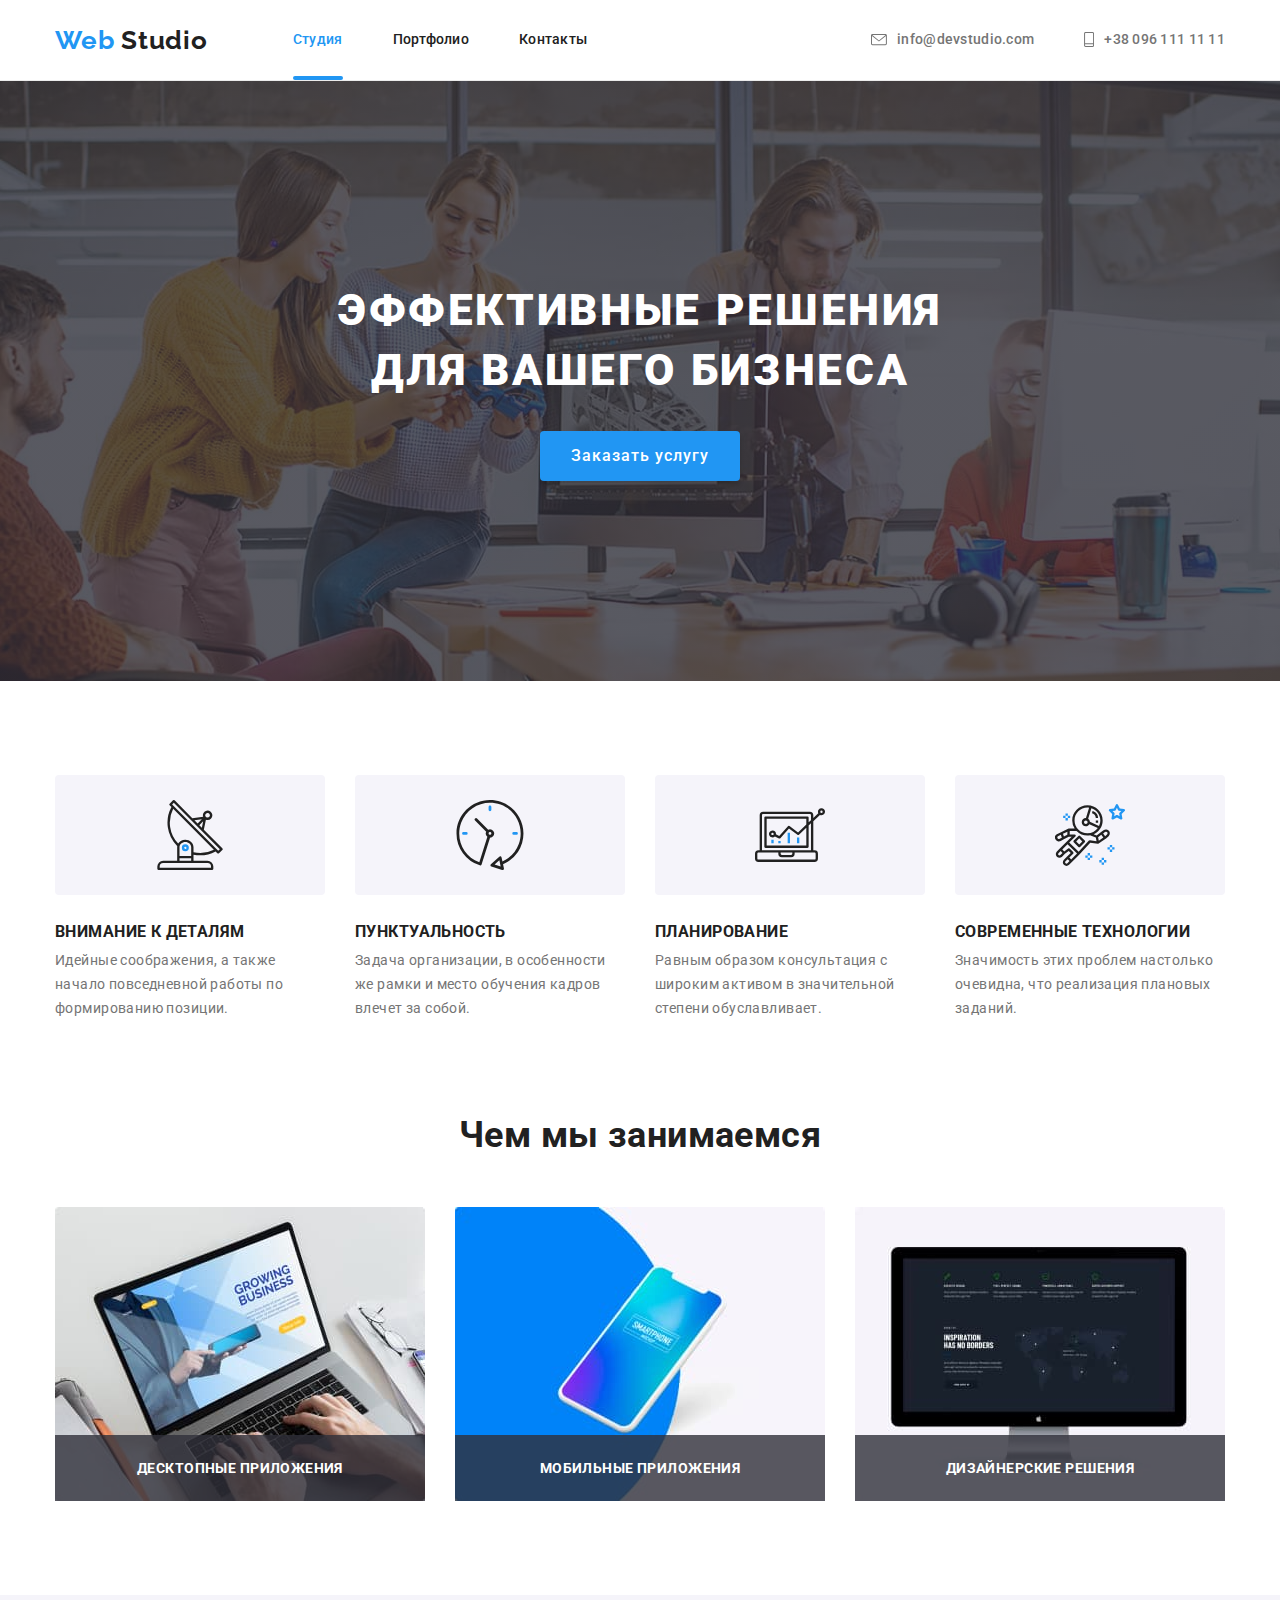
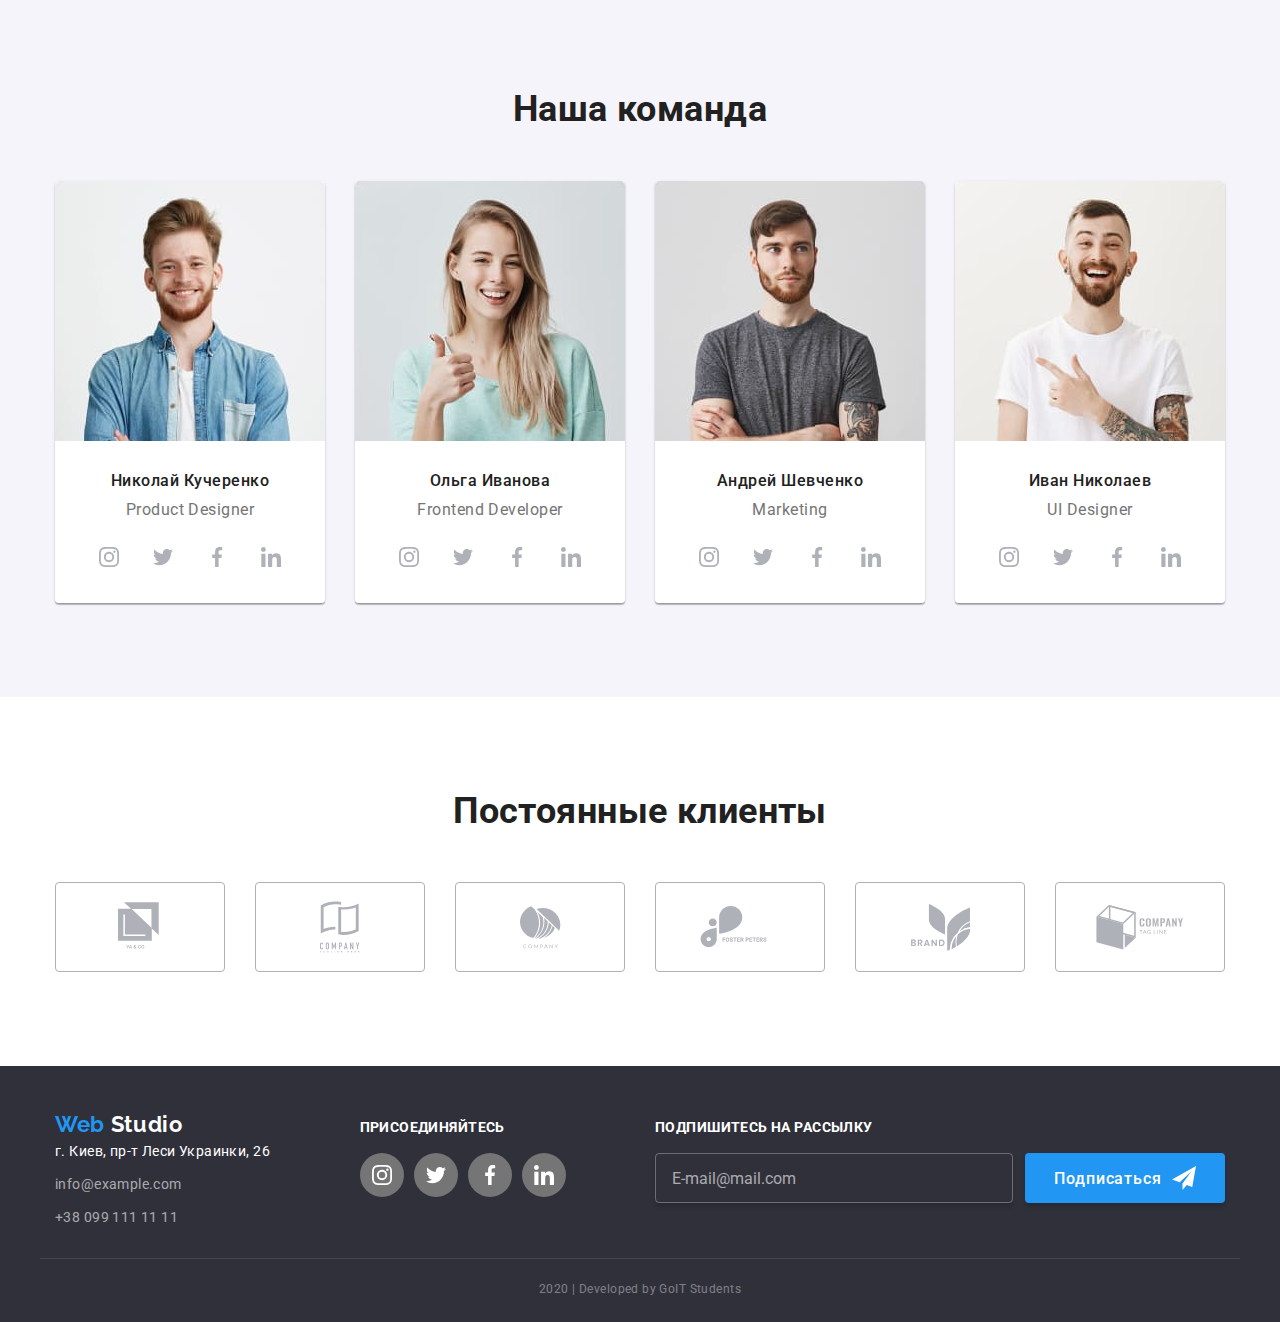
<file: index.html>
<!DOCTYPE html>
<html lang="ru">
  <head>
    <meta charset="UTF-8" />
    <meta name="viewport" content="width=device-width, initial-scale=1.0" />
    <link
      rel="stylesheet"
      href="https://fonts.googleapis.com/css2?family=Raleway:wght@700&family=Roboto:wght@400;500;900&display=swap"
    />
    <link
      rel="stylesheet"
      href="https://cdnjs.cloudflare.com/ajax/libs/modern-normalize/0.6.0/modern-normalize.min.css"
    />
    <!-- <link rel="stylesheet" href="./css/styles.css" /> -->
    <link rel="stylesheet" href="./css/main.min.css" />
    <link rel="stylesheet" href="./css/studio.min.css" />
    <title>Web Studio</title>
  </head>
  <body>
    <header class="page-header">
      <div class="container">
        <p class="logo" id="top"><span class="active">Web</span> Studio</p>
        <nav class="navigation">
          <ul class="nav list">
            <li class="nav-item">
              <a class="nav-item-link active" href="#">Студия</a>
            </li>
            <li class="nav-item"><a class="nav-item-link" href="./portfolio.html">Портфолио</a></li>
            <li class="nav-item"><a class="nav-item-link" href="#">Контакты</a></li>
          </ul>
        </nav>
        <ul class="contacts list">
          <li class="contacts-item">
            <a class="contacts-item-link" href="mailto:info@devstudio.com">
              <svg class="icon-mail">
                <use href="./images/icons.svg#icon-mail"></use>
              </svg>
              info@devstudio.com</a
            >
          </li>
          <li class="contacts-item">
            <a class="contacts-item-link" href="tel:+380961111111">
              <svg class="icon-phone">
                <use href="./images/icons.svg#icon-cellphone"></use>
              </svg>
              +38 096 111 11 11</a
            >
          </li>
        </ul>
      </div>
    </header>
    <main>
      <!-- Hero -->
      <section class="hero">
        <div class="container">
          <h1 class="hero-title">Эффективные решения</br> для вашего бизнеса</h1>
          <button class="button main" data-modal-open>Заказать услугу</button>
        </div>
      </section>
      <!-- Features -->
      <section class="our-features">
        <div class="container">
          <h2 class="title visually-hidden">Наши преимущества</h2>
          <ul class="features list">
            <li class="features-item">
              <div class="features-image">
                <svg class="icon">
                  <use href="./images/icons.svg#icon-antenna"></use>
                </svg>
              </div>
              <h3 class="item-title">Внимание к деталям</h3>
              <p class="item-text">
                Идейные соображения, а также начало повседневной работы по формированию позиции.
              </p>
            </li>
            <li class="features-item">
              <div class="features-image">
                <svg class="icon">
                  <use href="./images/icons.svg#icon-clock"></use>
                </svg>
              </div>
              <h3 class="item-title">Пунктуальность</h3>
              <p class="item-text">
                Задача организации, в особенности же рамки и место обучения кадров влечет за собой.
              </p>
            </li>
            <li class="features-item">
              <div class="features-image">
                <svg class="icon">
                  <use href="./images/icons.svg#icon-diagram"></use>
                </svg>
              </div>
              <h3 class="item-title">Планирование</h3>
              <p class="item-text">
                Равным образом консультация с широким активом в значительной степени обуславливает.
              </p>
            </li>
            <li class="features-item">
              <div class="features-image">
                <svg class="icon">
                  <use href="./images/icons.svg#icon-astronaut"></use>
                </svg>
              </div>
              <h3 class="item-title">Современные технологии</h3>
              <p class="item-text">
                Значимость этих проблем настолько очевидна, что реализация плановых заданий.
              </p>
            </li>
          </ul>
        </div>
      </section>
      <!-- We do -->
      <section class="we-do">
        <div class="container">
          <h2 class="title">Чем мы занимаемся</h2>
          <ul class="we-do list">
            <li class="we-do-item">
              <a class="item-link" href="#">
                <div class="item-image"><img src="./images/laptop-opt.jpg" alt="Изображение ноутбука" /></div>
                <h3 class="item-title">Десктопные приложения</h3></a
              >
            </li>
            <li class="we-do-item">
              <a class="item-link" href="#">
                <div class="item-image"><img src="./images/cell-phone-opt.jpg" alt="Изображение телефона" /></div>
                <h3 class="item-title">Мобильные приложения</h3></a
              >
            </li>
            <li class="we-do-item">
              <a class="item-link" href="#">
                <div class="item-image"><img src="./images/imac-opt.jpg" alt="Изображение монитора" /></div>
                <h3 class="item-title">Дизайнерские решения</h3></a
              >
            </li>
          </ul>
        </div>
      </section>
      <!-- Team -->
      <section class="our-team">
        <div class="container">
          <h2 class="title">Наша команда</h2>
          <ul class="team list">
            <li class="team-item">
              <div class="team-photo">
                <img src="./images/team-John-opt.jpg" alt="Фото Николая Кучеренко" />
              </div>
              <div class="team-item-info">
                <h3 class="item-title">Николай Кучеренко</h3>
                <p class="item-description" lang="en">Product Designer</p>
                <ul class="social list">
                  <li class="social-item">
                    <a class="social-item-link" href="#">
                      <svg class="social-logo">
                        <use href="./images/icons.svg#icon-instagram"></use>
                      </svg>
                    </a>
                  </li>
                  <li class="social-item">
                    <a class="social-item-link" href="#">
                      <svg class="social-logo">
                        <use href="./images/icons.svg#icon-twitter"></use>
                      </svg>
                    </a>
                  </li>
                  <li class="social-item">
                    <a class="social-item-link" href="#">
                      <svg class="social-logo">
                        <use href="./images/icons.svg#icon-facebook"></use>
                      </svg>
                    </a>
                  </li>
                  <li class="social-item">
                    <a class="social-item-link" href="#">
                      <svg class="social-logo">
                        <use href="./images/icons.svg#icon-linkedin"></use>
                      </svg>
                    </a>
                  </li>
                </ul>
              </div>
            </li>
            <li class="team-item">
              <div class="team-photo">
                <img src="./images/team-Marta-opt.jpg" alt="Фото Ольги Ивановой" />
              </div>
              <div class="team-item-info">
                <h3 class="item-title">Ольга Иванова</h3>
                <p class="item-description" lang="en">Frontend Developer</p>
                <ul class="social list">
                  <li class="social-item">
                    <a class="social-item-link" href="#">
                      <svg class="social-logo">
                        <use href="./images/icons.svg#icon-instagram"></use>
                      </svg>
                    </a>
                  </li>
                  <li class="social-item">
                    <a class="social-item-link" href="#">
                      <svg class="social-logo">
                        <use href="./images/icons.svg#icon-twitter"></use>
                      </svg>
                    </a>
                  </li>
                  <li class="social-item">
                    <a class="social-item-link" href="#">
                      <svg class="social-logo">
                        <use href="./images/icons.svg#icon-facebook"></use>
                      </svg>
                    </a>
                  </li>
                  <li class="social-item">
                    <a class="social-item-link" href="#">
                      <svg class="social-logo">
                        <use href="./images/icons.svg#icon-linkedin"></use>
                      </svg>
                    </a>
                  </li>
                </ul>
              </div>
            </li>
            <li class="team-item">
              <div class="team-photo">
                <img src="./images/team-Robert-opt.jpg" alt="Фото Андрея Шевченко" />
              </div>
              <div class="team-item-info">
                <h3 class="item-title">Андрей Шевченко</h3>
                <p class="item-description" lang="en">Marketing</p>
                <ul class="social list">
                  <li class="social-item">
                    <a class="social-item-link" href="#">
                      <svg class="social-logo">
                        <use href="./images/icons.svg#icon-instagram"></use>
                      </svg>
                    </a>
                  </li>
                  <li class="social-item">
                    <a class="social-item-link" href="#">
                      <svg class="social-logo">
                        <use href="./images/icons.svg#icon-twitter"></use>
                      </svg>
                    </a>
                  </li>
                  <li class="social-item">
                    <a class="social-item-link" href="#">
                      <svg class="social-logo">
                        <use href="./images/icons.svg#icon-facebook"></use>
                      </svg>
                    </a>
                  </li>
                  <li class="social-item">
                    <a class="social-item-link" href="#">
                      <svg class="social-logo">
                        <use href="./images/icons.svg#icon-linkedin"></use>
                      </svg>
                    </a>
                  </li>
                </ul>
              </div>
            </li>
            <li class="team-item">
              <div class="team-photo">
                <img src="./images/team-Martin-opt.jpg" alt="Фото Ивана Николаева" />
              </div>
              <div class="team-item-info">
                <h3 class="item-title">Иван Николаев</h3>
                <p class="item-description" lang="en">UI Designer</p>
                <ul class="social list">
                  <li class="social-item">
                    <a class="social-item-link" href="#">
                      <svg class="social-logo">
                        <use href="./images/icons.svg#icon-instagram"></use>
                      </svg>
                    </a>
                  </li>
                  <li class="social-item">
                    <a class="social-item-link" href="#">
                      <svg class="social-logo">
                        <use href="./images/icons.svg#icon-twitter"></use>
                      </svg>
                    </a>
                  </li>
                  <li class="social-item">
                    <a class="social-item-link" href="#">
                      <svg class="social-logo">
                        <use href="./images/icons.svg#icon-facebook"></use>
                      </svg>
                    </a>
                  </li>
                  <li class="social-item">
                    <a class="social-item-link" href="#">
                      <svg class="social-logo">
                        <use href="./images/icons.svg#icon-linkedin"></use>
                      </svg>
                    </a>
                  </li>
                </ul>
              </div>
            </li>
          </ul>
        </div>
      </section>
      <!-- Clients -->
      <section class="clients">
        <div class="container">
          <h2 class="title">Постоянные клиенты</h2>
          <ul class="clients list">
            <li class="clients-item">
              <a class="clients-item-link" href="#">
                <svg class="clients-logo" width="45px" height="50px">
                  <use href="./images/icons.svg#icon-clients-1"></use>
                </svg>
              </a>
            </li>
            <li class="clients-item">
              <a class="clients-item-link" href="#">
                <svg class="clients-logo" width="40px" height="52px">
                  <use href="./images/icons.svg#icon-clients-2"></use>
                </svg>
              </a>
            </li>
            <li class="clients-item">
              <a class="clients-item-link" href="#">
                <svg class="clients-logo" width="41px" height="43px">
                  <use href="./images/icons.svg#icon-clients-3"></use>
                </svg>
              </a>
            </li>
            <li class="clients-item">
              <a class="clients-item-link" href="#">
                <svg class="clients-logo" width="80px" height="42px">
                  <use href="./images/icons.svg#icon-clients-4"></use>
                </svg>
              </a>
            </li>
            <li class="clients-item">
              <a class="clients-item-link" href="#">
                <svg class="clients-logo" width="59px" height="47px">
                  <use href="./images/icons.svg#icon-clients-5"></use>
                </svg>
              </a>
            </li>
            <li class="clients-item">
              <a class="clients-item-link" href="#">
                <svg class="clients-logo" width="88px" height="45px">
                  <use href="./images/icons.svg#icon-clients-6"></use>
                </svg>
              </a>
            </li>
          </ul>
        </div>
      </section>
    </main>
    <footer class="page-footer">
      <div class="container">
        <div>
          <a class="logo" href="#top"><span class="active">Web</span> Studio</a>
          <address class="address">
            <ul class="address list">
              <li class="address-item">г. Киев, пр-т Леси Украинки, 26</li>
              <li class="address-item">
                <a class="address-item-link" href="mailto:info@example.com">info@example.com</a>
              </li>
              <li class="address-item">
                <a class="address-item-link" href="tel:+380991111111">+38 099 111 11 11</a>
              </li>
            </ul>
          </address>
        </div>
        <div class="join-social">
          <p class="join">Присоединяйтесь</p>
          <ul class="social list">
            <li class="social-item">
              <a class="social-item-link" href="#">
                <svg class="social-logo">
                  <use href="./images/icons.svg#icon-instagram"></use>
                </svg>
              </a>
            </li>
            <li class="social-item">
              <a class="social-item-link" href="#">
                <svg class="social-logo">
                  <use href="./images/icons.svg#icon-twitter"></use>
                </svg>
              </a>
            </li>
            <li class="social-item">
              <a class="social-item-link" href="#">
                <svg class="social-logo">
                  <use href="./images/icons.svg#icon-facebook"></use>
                </svg>
              </a>
            </li>
            <li class="social-item">
              <a class="social-item-link" href="#">
                <svg class="social-logo">
                  <use href="./images/icons.svg#icon-linkedin"></use>
                </svg>
              </a>
            </li>
          </ul>
        </div>
        <form class="join-form">
          <label class="join" for="subscribe">Подпишитесь на рассылку</label>
          <div class="subscription">
            <input class="join-form-field" type="email" name="email" id="subscribe" placeholder="E-mail@mail.com" />
            <button class="button main" type="button">Подписаться
              <svg class="send-icon" >
                <use href="./images/icons.svg#icon-send"></use>
              </svg>
            </button>
          </div>
        </form>
      </div>
      <small class="copy">2020 | Developed by GoIT Students</small>
    </footer>
    <div class="backdrop is-hidden" data-modal>
      <div class="modal">
        <form class="clients-form" autocomplete="off" >
          <h4 class="form-title">Оставьте свои данные, мы вам перезвоним</h4>
         <div class="form-field">
           <input class="form-input" type="text" id="clients-name" name="name" placeholder=" " required>
           <label class="form-label" for="clients-name">Имя</label>
            <svg class="form-icon">
              <use href="./images/icons.svg#icon-person"></use>
            </svg>
         </div>
          <div class="form-field">
            <input class="form-input" type="tel" id="clients-phone" name="tel" placeholder=" " required>
            <label class="form-label" for="clients-phone">Телефон</label>
            <svg class="form-icon">
              <use href="./images/icons.svg#icon-phone"></use>
            </svg>
          </div>
          <div class="form-field">
            <input class="form-input" type="email" id="clients-mail" name="email" placeholder=" " required>
            <label class="form-label" for="clients-mail">Почта</label>
            <svg class="form-icon">
              <use href="./images/icons.svg#icon-email"></use>
            </svg>
          </div>
        <div class="form-field comments">
          <textarea class="form-input" name="comments" id="clients-comments" placeholder=" "></textarea>
          <label class="comments-label" for="clients-comments">Комментарии</label>
        </div>
          <label class="agreement">
            <input class="checkbox" name="agreement" type="checkbox" value="agree" required>
            <span class="agreement-icon"></span>
            <span> Соглашаюсь с рассылкой и принимаю <a class="agreement-link" href="#"> Условия договора</a></span>
          </label>
          <button class="button main" type="submit">Отправить</button>
          <button class="button-close" data-modal-close>
            <svg class="icon-close">
              <use href="./images/icons.svg#icon-close"></use>
            </svg>
          </button>
        </form>
      </div>
    </div>
    <script src="./js/modal.js"></script>
  </body>
</html>
</file>
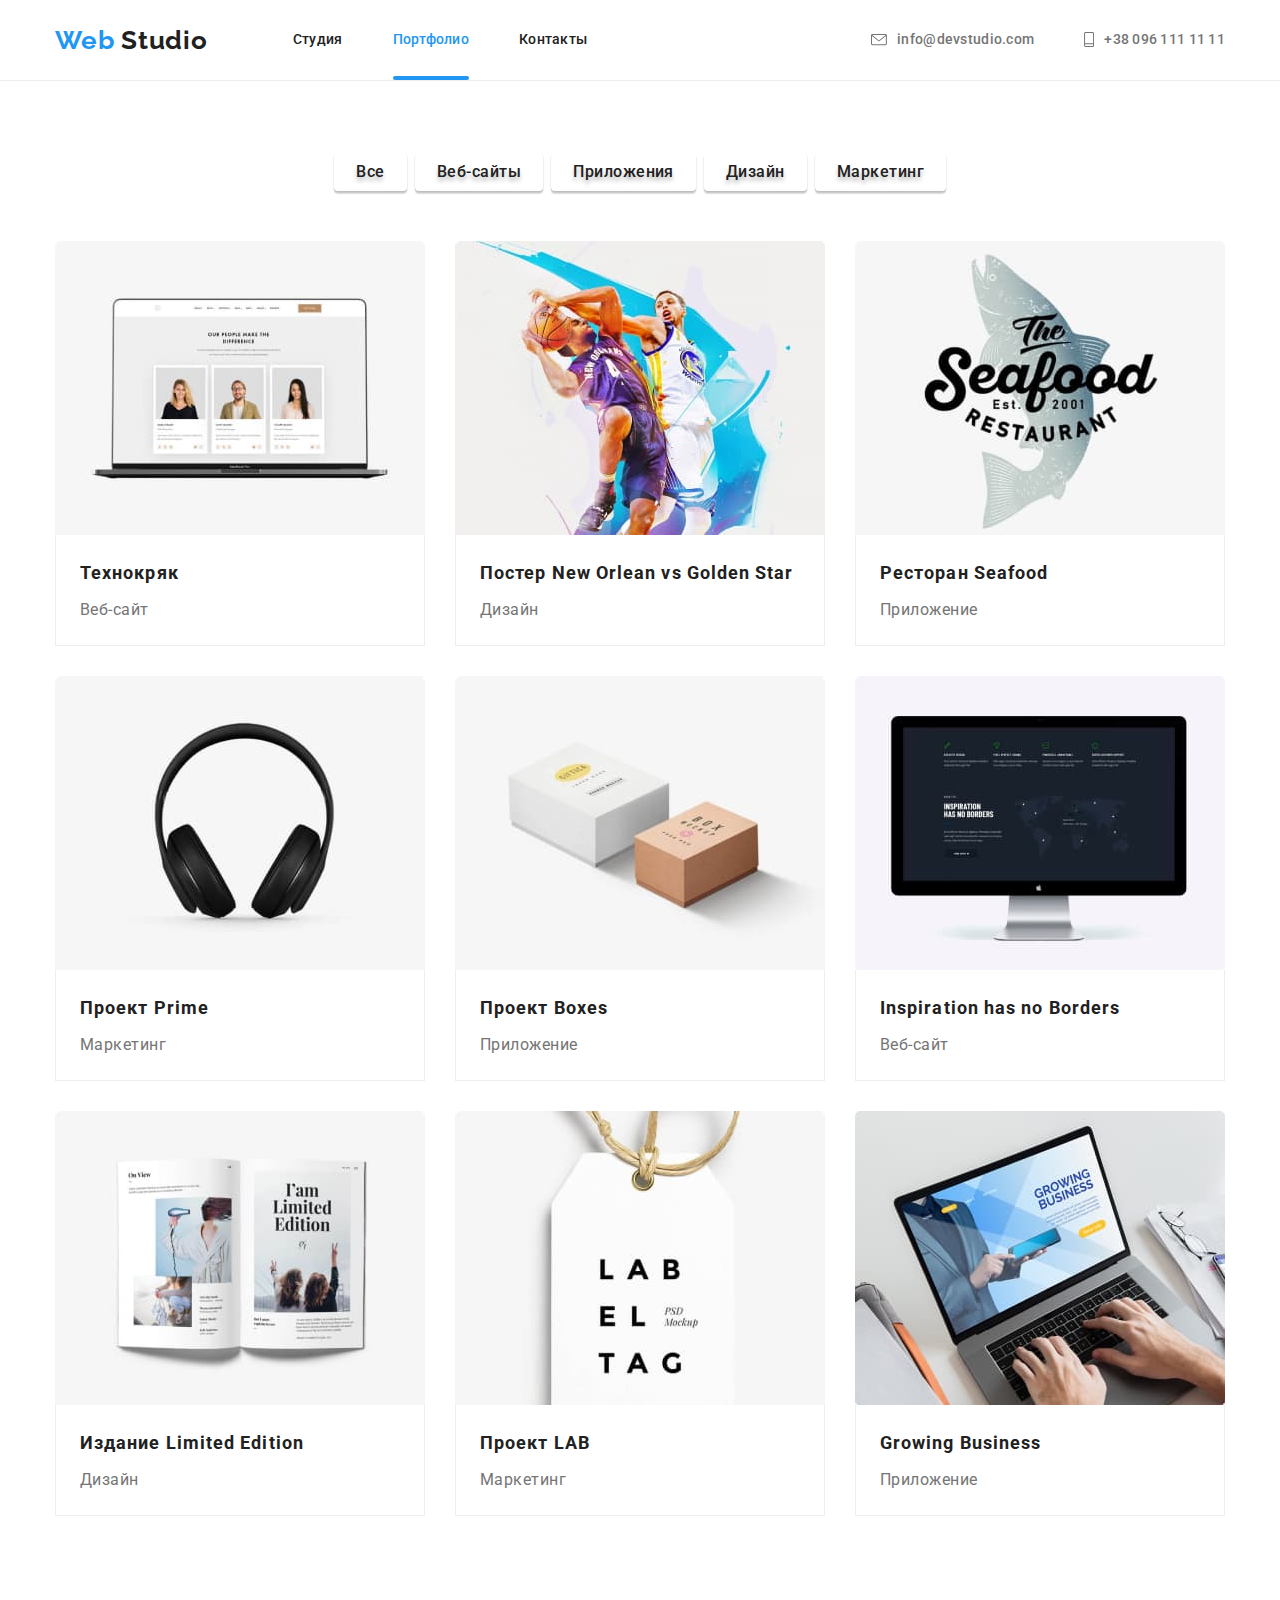
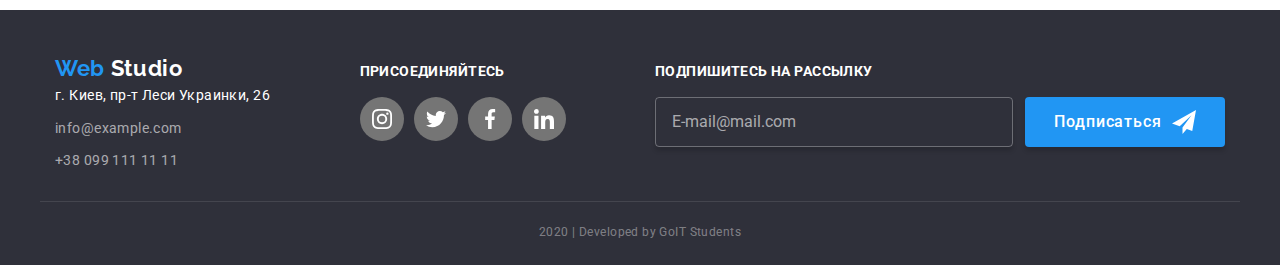
<file: portfolio.html>
<!DOCTYPE html>
<html lang="ru">
  <head>
    <meta charset="UTF-8" />
    <meta name="viewport" content="width=device-width, initial-scale=1.0" />
    <link
      rel="stylesheet"
      href="https://fonts.googleapis.com/css2?family=Raleway:wght@700&family=Roboto:wght@400;500;900&display=swap"
    />
    <link
      rel="stylesheet"
      href="https://cdnjs.cloudflare.com/ajax/libs/modern-normalize/0.6.0/modern-normalize.min.css"
    />
    <link rel="stylesheet" href="./css/main.min.css" />
    <link rel="stylesheet" href="./css/portfolio.min.css" />
    <title>Портфолио</title>
  </head>
  <body>
    <header class="page-header">
      <div class="container">
        <a class="logo" id="top" href="./index.html"><span class="active">Web</span> Studio</a>
        <nav class="navigation">
          <ul class="nav list">
            <li class="nav-item">
              <a class="nav-item-link" href="./index.html">Студия</a>
            </li>
            <li class="nav-item"><a class="nav-item-link active" href="./portfolio.html">Портфолио</a></li>
            <li class="nav-item"><a class="nav-item-link" href="#">Контакты</a></li>
          </ul>
        </nav>
        <ul class="contacts list">
          <li class="contacts-item">
            <a class="contacts-item-link" href="mailto:info@devstudio.com">
              <svg class="icon-mail">
                <use href="./images/icons.svg#icon-mail"></use>
              </svg>
              info@devstudio.com</a
            >
          </li>
          <li class="contacts-item">
            <a class="contacts-item-link" href="tel:+380961111111">
              <svg class="icon-phone">
                <use href="./images/icons.svg#icon-cellphone"></use>
              </svg>
              +38 096 111 11 11</a
            >
          </li>
        </ul>
      </div>
    </header>
    <main>
      <section class="our-works">
        <div class="container">
          <h1 class="visually-hidden">Наши работы</h1>
          <!-- Скрыть заголовок -->
          <ul class="filters list">
            <li class="filters-item"><button type="button" class="button shadow">Все</button></li>
            <li class="filters-item"><button type="button" class="button shadow">Веб-сайты</button></li>
            <li class="filters-item"><button type="button" class="button shadow">Приложения</button></li>
            <li class="filters-item"><button type="button" class="button shadow">Дизайн</button></li>
            <li class="filters-item"><button type="button" class="button shadow">Маркетинг</button></li>
          </ul>
          <ul class="works list">
            <li class="works-item">
              <a class="item-link" href="#">
                <div class="item-image">
                  <img src="./images/p-laptop-opt.jpg" alt="Изображение ноутбука" />
                  <p class="item-description">
                    Технокряк это современная площадка распространения коронавируса. Компании используют эту платформу
                    для цифрового шпионажа и атак на защищённые сервера конкурентов.
                  </p>
                </div>
                <div class="item-info">
                  <h2 class="item-title">Технокряк</h2>
                  <p class="filter-type">Веб-сайт</p>
                </div>
              </a>
            </li>
            <li class="works-item">
              <a class="item-link" href="#">
                <div class="item-image">
                  <img src="./images/p-basket-opt.jpg" alt="Постер New Orlean vs Golden Star" />
                  <p class="item-description">
                    Какой-то текст на тему....
                  </p>
                </div>
                <div class="item-info">
                  <h2 class="item-title">Постер New Orlean vs Golden Star</h2>
                  <p class="filter-type">Дизайн</p>
                </div>
              </a>
            </li>
            <li class="works-item">
              <a class="item-link" href="#">
                <div class="item-image">
                  <img src="./images/p-sea-opt.jpg" alt="Изображение лого ресторана" />
                  <p class="item-description">
                    Какой-то текст на тему...
                  </p>
                </div>
                <div class="item-info">
                  <h2 class="item-title">Ресторан Seafood</h2>
                  <p class="filter-type">Приложение</p>
                </div>
              </a>
            </li>
            <li class="works-item">
              <a class="item-link" href="#">
                <div class="item-image">
                  <img src="./images/p-headphones-opt.jpg" alt="Изображение наушников" />
                  <p class="item-description">
                    Какой-то текст на тему...
                  </p>
                </div>
                <div class="item-info">
                  <h2 class="item-title">Проект Prime</h2>
                  <p class="filter-type">Маркетинг</p>
                </div>
              </a>
            </li>
            <li class="works-item">
              <a class="item-link" href="#">
                <div class="item-image">
                  <img src="./images/p-box-opt.jpg" alt="Изображение коробок" />
                  <p class="item-description">
                    Какой-то текст на тему...
                  </p>
                </div>
                <div class="item-info">
                  <h2 class="item-title">Проект Boxes</h2>
                  <p class="filter-type">Приложение</p>
                </div>
              </a>
            </li>
            <li class="works-item">
              <a class="item-link" href="#">
                <div class="item-image">
                  <img src="./images/imac-opt.jpg" alt="Изображение монитора" />
                  <p class="item-description">
                    Какой-то текст на тему
                  </p>
                </div>
                <div class="item-info">
                  <h2 class="item-title">Inspiration has no Borders</h2>
                  <p class="filter-type">Веб-сайт</p>
                </div>
              </a>
            </li>
            <li class="works-item">
              <a class="item-link" href="#">
                <div class="item-image">
                  <img src="./images/p-book-opt.jpg" alt="Изображение книги" />
                  <p class="item-description">
                    Какой-то текст на тему...
                  </p>
                </div>
                <div class="item-info">
                  <h2 class="item-title">Издание Limited Edition</h2>
                  <p class="filter-type">Дизайн</p>
                </div>
              </a>
            </li>
            <li class="works-item">
              <a class="item-link" href="#">
                <div class="item-image">
                  <img src="./images/p-lab-opt.jpg" alt="Изображение логотипа компании" />
                  <p class="item-description">
                    Какой-то текст на тему...
                  </p>
                </div>
                <div class="item-info">
                  <h2 class="item-title">Проект LAB</h2>
                  <p class="filter-type">Маркетинг</p>
                </div>
              </a>
            </li>
            <li class="works-item">
              <a class="item-link" href="#">
                <div class="item-image">
                  <img src="./images/laptop-opt.jpg" alt="Изображение ноутбука" />
                  <p class="item-description">
                    Какой-то текст на тему...
                  </p>
                </div>
                <div class="item-info">
                  <h2 class="item-title">Growing Business</h2>
                  <p class="filter-type">Приложение</p>
                </div>
              </a>
            </li>
          </ul>
        </div>
      </section>
    </main>
    <footer class="page-footer">
      <div class="container">
        <div>
          <a class="logo" href="#top"><span class="active">Web</span> Studio</a>
          <address class="address">
            <ul class="address list">
              <li class="address-item">г. Киев, пр-т Леси Украинки, 26</li>
              <li class="address-item">
                <a class="address-item-link" href="mailto:info@example.com">info@example.com</a>
              </li>
              <li class="address-item">
                <a class="address-item-link" href="tel:+380991111111">+38 099 111 11 11</a>
              </li>
            </ul>
          </address>
        </div>
        <div class="join-social">
          <p class="join">Присоединяйтесь</p>
          <ul class="social list">
            <li class="social-item">
              <a class="social-item-link" href="#">
                <svg class="social-logo">
                  <use href="./images/icons.svg#icon-instagram"></use>
                </svg>
              </a>
            </li>
            <li class="social-item">
              <a class="social-item-link" href="#">
                <svg class="social-logo">
                  <use href="./images/icons.svg#icon-twitter"></use>
                </svg>
              </a>
            </li>
            <li class="social-item">
              <a class="social-item-link" href="#">
                <svg class="social-logo">
                  <use href="./images/icons.svg#icon-facebook"></use>
                </svg>
              </a>
            </li>
            <li class="social-item">
              <a class="social-item-link" href="#">
                <svg class="social-logo">
                  <use href="./images/icons.svg#icon-linkedin"></use>
                </svg>
              </a>
            </li>
          </ul>
        </div>
        <form class="join-form">
          <label class="join" for="subscribe">Подпишитесь на рассылку</label>
          <div class="subscription">
            <input class="join-form-field" type="email" name="email" id="subscribe" placeholder="E-mail@mail.com" />
            <button class="button main" type="button">
              Подписаться
              <svg class="send-icon">
                <use href="./images/icons.svg#icon-send"></use>
              </svg>
            </button>
          </div>
        </form>
      </div>
      <small class="copy">2020 | Developed by GoIT Students</small>
    </footer>
  </body>
</html>
</file>
<file: css/styles.css>
/* цвет основного текста color: #757575;
цвет дополнительгого текста color: #212121; 
цвет активного текста color: #2196F3; */

/* Global CSS*/
:root {
  --main-text-color: #757575;
  --additional-text-color: #212121;
  --active-color: #2196f3;
  --footer-background-color: #2f303a;
  --main-background-color: #f5f4fa;
  --hover-animation: 250ms cubic-bezier(0.4, 0, 0.2, 1);
}

html {
  box-sizing: border-box;
}
*,
::before,
::after {
  box-sizing: inherit;
}

h1,
h2,
h3,
h4,
h5,
h6,
p {
  margin-top: 0px;
  margin-bottom: 0px;
}

body {
  font-family: 'Roboto', sans-serif;
  color: var(--main-text-color);
  font-size: 14px;
  line-height: 1.71;
  letter-spacing: 0.03em;
}

.container {
  width: 1200px;
  margin-top: 0px;
  margin-bottom: 0px;
  margin-left: auto;
  margin-right: auto;
  padding-top: 94px;
  padding-right: 15px;
  padding-bottom: 94px;
  padding-left: 15px;
}
img {
  display: block;
}
.page-header a,
.page-footer a {
  text-decoration: none;
}
header .container,
footer .container {
  padding-top: 0px;
  padding-bottom: 0px;
}

/* Modal window */
.backdrop {
  position: fixed;
  top: 0;
  left: 0;
  width: 100%;
  height: 100%;
  background-color: rgba(0, 0, 0, 0.2);
  opacity: 1;
  transition: var(--hover-animation);
}
.modal {
  position: absolute;
  top: 50%;
  left: 50%;
  transform: translate(-50%, -50%) scale(1);

  width: 528px;
  min-height: 580px;
  text-align: center;
  background: #ffffff;
  box-shadow: 0px 2px 1px rgba(0, 0, 0, 0.2), 0px 1px 1px rgba(0, 0, 0, 0.14), 0px 1px 3px rgba(0, 0, 0, 0.12);
  border-radius: 4px;

  transition: var(--hover-animation);
}
.is-hidden .modal {
  transform: translate(-50%, -50%) scale(1.2);
}
.clients-form {
  padding: 40px;
  font-size: 14px;
  line-height: 1.14;
}
.form-title {
  display: block;
  font-weight: bold;
  font-size: 20px;
  line-height: 23px;
  letter-spacing: 0.03em;
  color: var(--additional-text-color);
  margin-bottom: 30px;
}
.form-field {
  position: relative;
  margin-bottom: 28px;
}
.form-input {
  display: block;
  width: 100%;
  height: 40px;
  padding: 12px 42px;
  line-height: 1.14;
  letter-spacing: 0.01em;
  border: 1px solid rgba(33, 33, 33, 0.2);
  border-radius: 4px;
  transition: var(--hover-animation);
}
.form-label {
  position: absolute;
  top: 50%;
  left: 42px;
  transform: translateY(-50%);

  line-height: 1.14;
  letter-spacing: 0.01em;
  color: var(--main-text-color);

  transition: var(--hover-animation);
}
.form-icon {
  position: absolute;
  left: 16px;
  top: 50%;
  transform: translateY(-50%);

  fill: #000000;
  width: 18px;
  height: 18px;
  transition: var(--hover-animation);
}
.form-input:not(:placeholder-shown) + .form-label,
.form-field:focus-within > .form-label {
  transform: translateX(-25px) translateY(-40px) scale(0.9) rotate(-360deg);

  color: var(--active-color);
}
.form-input:not(:placeholder-shown),
.form-field:focus-within > .form-field {
  border-color: var(--active-color);
}
.form-input:not(:placeholder-shown) ~ .form-icon,
.form-field:focus-within > .form-icon {
  fill: var(--active-color);
}

.comments .form-input {
  padding: 12px 16px;
  height: 120px;
  overflow: auto;
  resize: none;
  line-height: 1.14;
  letter-spacing: 0.01em;
}
.form-input.comments {
  margin-bottom: 20px;
}
.comments-label {
  position: absolute;
  left: 16px;
  top: 12px;
  line-height: 1.14;
  letter-spacing: 0.01em;
  transition: var(--hover-animation);
}
.form-input:not(:placeholder-shown) + .comments-label,
.form-field:focus-within > .comments-label {
  transform: translateY(-34px) scale(0.9) rotate(-360deg);
  color: var(--active-color);
}

.agreement {
  display: flex;
  align-items: center;
  justify-content: center;
  font-size: 14px;
  line-height: 1.71;
  letter-spacing: 0.03em;
  margin-bottom: 30px;

  color: #757575;
}
.agreement-icon {
  display: inline-block;
  width: 16px;
  height: 16px;

  border: 2px solid #000000;
  border-radius: 2px;
  margin-right: 8px;
}
.checkbox {
  position: absolute;
  width: 1px;
  height: 1px;
  margin: -1px;
  border: 0;
  padding: 0;
  clip: rect(0 0 0 0);
  overflow: hidden;
}
.checkbox:checked + .agreement-icon {
  background-image: url(../images/icon-check.svg);
  background-size: contain;
  background-color: var(--active-color);
  border-color: transparent;
  background-origin: border-box;
}
.agreement-link {
  color: var(--active-color);
}
.button-close {
  position: absolute;
  top: 8px;
  right: 8px;

  padding: 0;
  display: flex;
  justify-content: center;
  align-items: center;
  background-color: inherit;
  cursor: pointer;

  width: 30px;
  height: 30px;
  border: 1px solid rgba(0, 0, 0, 0.1);
  border-radius: 50%;
}
.icon-close {
  width: 18px;
  height: 18px;
  fill: #000000;

  transition: var(--hover-animation);
}
.button-close:hover .icon-close,
.button-close:focus .icon-close {
  fill: var(--active-color);
  transform: rotate(720deg);
}

/* Social list items */
.social {
  display: flex;
  justify-content: space-between;
  align-items: center;
}
.social-item-link {
  display: flex;
  justify-content: center;
  align-items: center;
  border-radius: 50%;
  width: 44px;
  height: 44px;

  transition: var(--hover-animation);
}
.social-logo {
  width: 20px;
  height: 20px;
  fill: #afb1b8;

  transition: var(--hover-animation);
}
.social-item-link:hover .social-logo,
.social-item-link:focus .social-logo {
  fill: #ffffff;
  transform: scale(1.1);
}
.page-footer .social-logo {
  fill: #ffffff;
}
.page-footer .social-item-link {
  background-color: var(--main-text-color);
}
.social-item-link:hover,
.social-item-link:focus {
  background-color: var(--active-color);
  transform: scale(1.1);
}

/* Utils */
.list {
  list-style: none;
  padding: 0;
  margin: 0;
}
.is-hidden {
  opacity: 0;
  pointer-events: none;
}
.button {
  color: var(--additional-text-color);
  font-size: 16px;
  font-weight: 500;
  line-height: 1.87;
  letter-spacing: 0.06em;
  background-color: var(--main-background-color);
  cursor: pointer;

  padding: 0;
  margin: 0;

  min-width: 200px;
  min-height: 50px;
  border: 1px transparent;
  border-radius: 4px;
  box-shadow: 0px 4px 4px rgba(0, 0, 0, 0.15);

  transition: var(--hover-animation);
}

.button.main {
  color: #ffffff;
  background-color: var(--active-color);
}

.button:hover,
.button:focus {
  color: #ffffff;
  background-color: var(--active-color);
}

/* Header */
.page-header {
  /* position: sticky;
  top: 0;
  z-index: 100; */
  background-color: rgba(255, 255, 255, 0.9);
  font-size: 14px;
  line-height: 1.14;
  font-weight: 500;
  letter-spacing: 0.02em;
  border-bottom: 1px solid #ececec;
}

.page-header .container {
  display: flex;
  align-items: center;
}

.logo {
  font-family: 'Raleway', sans-serif;
  color: var(--additional-text-color);
  font-size: 26px;
  font-weight: 700;
  line-height: 1.19;
  letter-spacing: 0.03em;
  margin-right: 85px;
}

.active {
  color: var(--active-color);
}

.nav {
  display: flex;
}

.nav-item:not(:last-child) {
  margin-right: 50px;
}

.nav-item-link {
  position: relative;

  display: block;
  color: var(--additional-text-color);
  padding-top: 32px;
  padding-bottom: 32px;

  transition: var(--hover-animation);
}

.nav-item-link.active {
  color: var(--active-color);
}

.nav-item-link.active:after {
  position: absolute;
  bottom: 0;

  display: block;
  content: '';
  background-color: var(--active-color);
  height: 4px;
  width: 100%;
  border-radius: 2px;
  transform: scaleX(1);
  opacity: 1;
}
.nav-item-link:before {
  position: absolute;
  bottom: 0;
  right: 0;
  display: block;
  content: '';
  background-color: var(--active-color);
  height: 4px;
  width: 52%;
  border-radius: 2px;

  opacity: 0;
  transform: scaleX(0);
  transform-origin: right;
  transition: 500ms cubic-bezier(0.4, 0, 0.2, 1);
}
.nav-item-link:hover:before,
.nav-item-link:focus:before {
  opacity: 1;
  transform: scaleX(1);
}

.nav-item-link:after {
  position: absolute;
  bottom: 0;
  left: 0;
  display: block;
  content: '';
  background-color: var(--active-color);
  height: 4px;
  width: 100%;
  border-radius: 2px;

  opacity: 0;
  transform: scaleX(0);
  transform-origin: left;
  transition: 500ms cubic-bezier(0.4, 0, 0.2, 1);
}
.nav-item-link:hover::after,
.nav-item-link:focus::after {
  opacity: 1;
  transform: scaleX(1);
}
.nav-item-link:hover,
.nav-item-link:focus {
  color: var(--active-color);
}
.contacts {
  display: flex;
  margin-left: auto;
}
.page-header .contacts-item {
  display: flex;
  align-items: center;
}

.icon-mail {
  width: 16px;
  height: 12px;
  margin-right: 10px;
  fill: currentColor;
}
.icon-phone {
  width: 10px;
  height: 15px;
  margin-right: 10px;
  fill: currentColor;
}
.contacts-item:not(:last-child) {
  margin-right: 50px;
}
.contacts-item-link {
  display: flex;
  align-items: center;
  color: var(--main-text-color);

  transition: var(--hover-animation);
}
.contacts-item-link:hover,
.contacts-item-link:focus {
  color: var(--active-color);
  fill: var(--active-color);
}

/* Footer */
.page-footer {
  color: #ffffff;
  background-color: var(--footer-background-color);
}
.page-footer .container {
  display: flex;
  align-items: baseline;
  justify-content: space-between;
  border-bottom: 1px solid rgba(255, 255, 255, 0.1);
  padding-top: 45px;
  padding-bottom: 28px;
}

.page-footer .logo {
  color: #ffffff;
  font-size: 22px;
  margin-right: 0px;
  margin-bottom: 8px;
}

.address .address-item:not(:last-child) {
  margin-bottom: 9px;
}
.address-item {
  font-size: 14px;
  font-style: normal;
}
.address-item-link {
  color: rgba(255, 255, 255, 0.6);

  transition: var(--hover-animation);
}
.address-item-link:hover,
.address-item-link:focus {
  color: var(--active-color);
}
.page-footer .join-form {
  display: flex;
  flex-direction: column;
}
.page-footer .join {
  font-size: 14px;
  font-weight: 700;
  line-height: 0.87;
  text-transform: uppercase;
  margin-bottom: 20px;
}
.subscription {
  display: flex;
}
.join-form-field {
  display: block;
  width: 358px;
  height: 50px;
  background-color: inherit;
  padding-top: 15px;
  padding-bottom: 15px;
  padding-left: 16px;
  font-size: 16px;
  line-height: 1.25;
  letter-spacing: 0.03em;
  color: rgba(255, 255, 255, 0.6);
  border: 1px solid rgba(255, 255, 255, 0.3);
  box-shadow: 0px 4px 4px rgba(0, 0, 0, 0.15);
  border-radius: 4px;
  margin-right: 12px;
}
.join-form-field::placeholder {
  padding-top: 15px;
  padding-bottom: 15px;
  font-size: 16px;
  line-height: 1.25;
  letter-spacing: 0.03em;
  color: rgba(255, 255, 255, 0.6);
}
.subscription .button {
  display: flex;
  justify-content: center;
  align-items: center;
  padding: 0;
  margin: 0;
  overflow: hidden;
}
.send-icon {
  width: 24px;
  height: 24px;
  margin-left: 10px;
  fill: #ffffff;
  transition: transform cubic-bezier(0.4, 0, 0.2, 1) 1000ms;
}
.subscription .button.main:hover .send-icon,
.subscription .button.main:focus .send-icon {
  transform: translateY(-200%) translateX(200%);
}

.page-footer .social {
  padding: 0;
}
.page-footer .social-item:not(:last-child) {
  margin-right: 10px;
}
.copy {
  display: block;
  font-size: 12px;
  line-height: 2;
  text-align: center;
  color: rgba(255, 255, 255, 0.4);
  padding-top: 18px;
  padding-bottom: 21px;
}

/* HOME PAGE */
/* Hero */
.hero {
  text-align: center;
  display: flex;
  justify-content: center;
  align-items: center;

  background-image: linear-gradient(to right, rgba(47, 48, 58, 0.8), rgba(47, 48, 58, 0.8)),
    url('../images/Header-img-opt.jpg');
  max-width: 1600px;
  height: 600px;
  background-repeat: no-repeat;
  background-position: center;
  background-size: cover;

  margin-left: auto;
  margin-right: auto;
}
.hero .container {
  margin: 0;
  padding: 0;
}

.hero-title {
  color: #ffffff;
  font-size: 44px;
  line-height: 1.36;
  font-weight: 900;
  letter-spacing: 0.06em;
  text-transform: uppercase;
  margin-bottom: 30px;
}

/* Main */
.title {
  color: var(--additional-text-color);
  font-size: 36px;
  line-height: 1.16;
  font-weight: 700;
  text-align: center;
  margin-bottom: 50px;
}
.item-title {
  color: var(--additional-text-color);
  font-size: 14px;
  line-height: 0.87;
  text-transform: uppercase;
}
.item-text {
  font-size: 14px;
  line-height: 1.71;
}

/* Features */

.visually-hidden {
  clip: rect(1px, 1px, 1px, 1px);
  height: 1px;
  overflow: hidden;
  position: absolute;
  white-space: nowrap;
  width: 1px;
}

.features {
  display: flex;
  justify-content: space-between;
}
.features-item {
  width: 270px;
}
.features-image {
  display: flex;
  justify-content: center;
  align-items: center;
  width: 270px;
  height: 120px;
  background-color: var(--main-background-color);
  border-radius: 4px;
  margin-bottom: 30px;
}
.icon {
  width: 70px;
  height: 70px;
}
/* .features-item::before {
  content: '';
  display: block;
  width: 270px;
  height: 120px;
  background-color: var(--main-background-color);
  background-position: center;
  background-repeat: no-repeat;
  border-radius: 4px;
}
.icon-antenna::before {
  background-image: url('../images/antenna.svg');
}
.icon-clock::before {
  background-image: url('../images/clock.svg');
}
.icon-diagram::before {
  background-image: url('../images/diagram.svg');
}
.icon-astronaut::before {
  background-image: url('../images/astronaut.svg');
} */

.features .item-title {
  line-height: 1.14;
  margin-bottom: 10px;
}
.features .item-text {
  text-align: left;
}

/* We do */
.we-do .container {
  padding-top: 0px;
}

.we-do {
  display: flex;
  justify-content: space-between;
}
.we-do-item .item-link {
  position: relative;

  display: block;
}
.we-do .item-title {
  position: absolute;
  left: 0px;
  bottom: 0px;

  text-align: center;
  padding-top: 27px;
  padding-bottom: 27px;
  width: 100%;
  color: #ffffff;
  background-color: rgba(47, 48, 58, 0.8);

  margin: 0 auto;
}

/* Team */

.our-team {
  font-size: 16px;
  text-align: center;
  line-height: 1.19;
  background: var(--main-background-color);
}
.team {
  display: flex;
  justify-content: space-between;
}
.team-item {
  border-radius: 4px;
  box-shadow: 0px 2px 1px rgba(0, 0, 0, 0.2), 0px 1px 1px rgba(0, 0, 0, 0.14), 0px 1px 3px rgba(0, 0, 0, 0.12);
  overflow: hidden;
}
.team-item-info {
  text-align: center;
  padding: 30px 32px 24px;
  background: #ffffff;
}
.our-team .item-title {
  font-size: 16px;
  font-weight: 500;
  text-transform: none;
  margin-bottom: 10px;
}
.our-team .item-description {
  font-size: 16px;
  line-height: 1.19;
  margin-bottom: 16px;
}

/*Clients */

.clients {
  display: flex;
  justify-content: space-between;
}
.clients-item-link {
  border: 1px solid #afb1b8;
  border-radius: 4px;
  height: 90px;
  width: 170px;
  display: flex;
  align-items: center;
  justify-content: center;

  transition: var(--hover-animation);
}
.clients-logo {
  fill: #afb1b8;

  transition: var(--hover-animation);
}

.clients-item-link:hover,
.clients-item-link:focus {
  border-color: var(--active-color);
  transform: scale(1.1);
}
.clients-item-link:hover .clients-logo,
.clients-item-link:focus .clients-logo {
  fill: var(--active-color);
}

/* PORTFOLIO PAGE */
/* Main */
.our-works .container {
  padding-top: 72px;
}

.filters {
  display: flex;
  justify-content: center;
  text-align: center;
  margin-bottom: 50px;
}
.filters-item {
  min-width: 73px;
}
.filters-item:not(:last-child) {
  margin-right: 8px;
}
.our-works .button {
  margin: 0;
  padding: 6px 22px;
  min-width: 73px;
  min-height: 38px;
  letter-spacing: 0.03em;
  line-height: 1.62;
  cursor: pointer;
  box-shadow: 0px 2px 2px rgba(0, 0, 0, 0.12), 0px 1px 2px rgba(0, 0, 0, 0.08), 0px 3px 1px rgba(0, 0, 0, 0.1);
  border-radius: 4px;
}
.shadow {
  text-shadow: 0px 4px 4px rgba(0, 0, 0, 0.25);
}
.works {
  display: flex;
  flex-wrap: wrap;
  justify-content: space-between;
  margin: -15px;
}
.works-item {
  display: block;
  width: 370px;
  margin: 15px;
}
.works-item:hover,
.works-item:focus {
  transform: scale(1.01);
}
.our-works .item-link {
  display: block;
  text-decoration: none;
}

.works-item .item-title {
  text-transform: none;
}
.works-item .item-image {
  position: relative;

  border-radius: 5px 5px 0px 0px;
  overflow: hidden;
}

.works-item .item-description {
  position: absolute;
  opacity: 0;
  top: 100%;
  left: 0;
  z-index: 1;
  transition: var(--hover-animation);

  display: block;
  color: #ffffff;
  font-size: 18px;
  line-height: 1.56;
  text-align: left;
  width: 100%;
  height: 100%;
  padding: 63px 24px;
  border-radius: 5px 5px 0px 0px;
  background-color: rgba(33, 150, 243, 0.9);
}

.item-info {
  border-right: 1px solid #eeeeee;
  border-bottom: 1px solid #eeeeee;
  border-left: 1px solid #eeeeee;
  text-align: left;
  padding: 20px 24px;
}
.works-item .item-title {
  color: var(--additional-text-color);
  font-size: 18px;
  line-height: 2;
  font-weight: 700;
  letter-spacing: 0.06em;
  margin-bottom: 4px;
}
.filter-type {
  color: var(--main-text-color);
  font-size: 16px;
  line-height: 1.87;
  font-weight: 400;
  letter-spacing: 0.03em;
}

.works-item .item-link:hover,
.works-item .item-link:focus {
  box-shadow: 1px 4px 6px rgba(0, 0, 0, 0.16), 0px 4px 4px rgba(0, 0, 0, 0.06), 0px 1px 1px rgba(0, 0, 0, 0.12);
  border-radius: 5px 5px 0px 0px;
}

.works-item .item-link:hover .item-description,
.works-item .item-link:focus .item-description {
  transform: translateY(-100%) translateX(0);
  opacity: 1;
}
</file>
<file: css/main.min.css>
.subscription .button,.social-item-link{display:-webkit-box;display:-ms-flexbox;display:flex;-webkit-box-pack:center;-ms-flex-pack:center;justify-content:center;-webkit-box-align:center;-ms-flex-align:center;align-items:center}.social.list,.address.list,.nav{list-style:none;padding:0;margin:0}.nav-item-link:before,.nav-item-link:after,.nav-item-link.active:after{position:absolute;bottom:0;display:block;content:'';background-color:#2196f3;height:4px;width:52%;border-radius:2px;opacity:0;-webkit-transform:scaleX(0);transform:scaleX(0);-webkit-transition:500ms cubic-bezier(0.4, 0, 0.2, 1);transition:500ms cubic-bezier(0.4, 0, 0.2, 1)}.logo .active,.nav-item-link.active{color:#2196f3}.button{color:#212121;font-size:16px;font-weight:500;line-height:1.87;letter-spacing:0.06em;background-color:#fff;cursor:pointer;padding:0;margin:0;min-width:200px;min-height:50px;border:1px transparent;border-radius:4px;-webkit-box-shadow:0px 4px 4px rgba(0,0,0,0.15);box-shadow:0px 4px 4px rgba(0,0,0,0.15);overflow:hidden;-webkit-transition:all 250ms cubic-bezier(0.4, 0, 0.2, 1);transition:all 250ms cubic-bezier(0.4, 0, 0.2, 1)}.button:hover,.button:focus{color:#ffffff;background-color:#2196f3}.button.main,.subscription .button{color:#ffffff;background-color:#2196f3}.our-works .button{text-shadow:0px 4px 4px rgba(0,0,0,0.25);margin:0;padding:6px 22px;min-width:73px;min-height:38px;letter-spacing:0.03em;line-height:1.62;cursor:pointer;-webkit-box-shadow:0px 2px 2px rgba(0,0,0,0.12),0px 1px 2px rgba(0,0,0,0.08),0px 3px 1px rgba(0,0,0,0.1);box-shadow:0px 2px 2px rgba(0,0,0,0.12),0px 1px 2px rgba(0,0,0,0.08),0px 3px 1px rgba(0,0,0,0.1);border-radius:4px}body{font-family:"Roboto",sans-serif;color:#757575;font-size:14px;line-height:1.71;letter-spacing:.03em}html{-webkit-box-sizing:border-box;box-sizing:border-box}*,::before,::after{-webkit-box-sizing:inherit;box-sizing:inherit}h1,h2,h3,h4,h5,h6,p{margin-top:0px;margin-bottom:0px}img{display:block}.page-header a{text-decoration:none}.page-footer a{text-decoration:none}.visually-hidden{clip:rect(1px, 1px, 1px, 1px);height:1px;overflow:hidden;position:absolute;white-space:nowrap;width:1px}.container{width:1200px;margin:0 auto;padding:94px 15px}.hero .container{margin:0;padding:0}.page-header .container{display:-webkit-box;display:-ms-flexbox;display:flex;-webkit-box-align:center;-ms-flex-align:center;align-items:center;padding-top:0px;padding-bottom:0px}.page-footer .container{display:-webkit-box;display:-ms-flexbox;display:flex;-webkit-box-pack:justify;-ms-flex-pack:justify;justify-content:space-between;-webkit-box-align:baseline;-ms-flex-align:baseline;align-items:baseline;border-bottom:1px solid rgba(255,255,255,0.1);padding-top:45px;padding-bottom:28px}.our-works .container{padding-top:72px}.social{display:-webkit-box;display:-ms-flexbox;display:flex;-webkit-box-pack:justify;-ms-flex-pack:justify;justify-content:space-between;-webkit-box-align:center;-ms-flex-align:center;align-items:center}.page-footer .social{padding:0}.page-footer .social-item:not(:last-child){margin-right:10px}.social-item-link{border-radius:50%;width:44px;height:44px;-webkit-transition:all 250ms cubic-bezier(0.4, 0, 0.2, 1);transition:all 250ms cubic-bezier(0.4, 0, 0.2, 1)}.page-footer .social-item-link{background-color:#757575}.social-item-link:hover,.social-item-link:focus{background-color:#2196f3;-webkit-transform:scale(1.1);transform:scale(1.1)}.social-logo{width:20px;height:20px;fill:#afb1b8;-webkit-transition:all 250ms cubic-bezier(0.4, 0, 0.2, 1);transition:all 250ms cubic-bezier(0.4, 0, 0.2, 1)}.social-item-link:hover .social-logo,.social-item-link:focus .social-logo{fill:#ffffff;-webkit-transform:scale(1.1);transform:scale(1.1)}.page-footer .social-logo{fill:#ffffff}.logo{font-family:"Raleway",sans-serif;color:#212121;font-size:26px;line-height:1.19;letter-spacing:.03em;font-weight:700;margin-right:85px}.page-footer .logo{color:#ffffff;font-size:22px;line-height:1.19;letter-spacing:.03em;margin-right:0px;margin-bottom:8px}.page-footer{color:#fff;background-color:#2f303a}.page-footer .join-form{display:-webkit-box;display:-ms-flexbox;display:flex;-webkit-box-orient:vertical;-webkit-box-direction:normal;-ms-flex-direction:column;flex-direction:column}.page-footer .join{font-weight:700;line-height:0.87;text-transform:uppercase;margin-bottom:20px}.page-footer .subscription{display:-webkit-box;display:-ms-flexbox;display:flex}.join-form-field{display:block;width:358px;height:50px;background-color:inherit;padding-top:15px;padding-bottom:15px;padding-left:16px;margin-right:12px;font-size:16px;line-height:1.25;color:rgba(255,255,255,0.6);border:1px solid rgba(255,255,255,0.3);-webkit-box-shadow:0px 4px 4px rgba(0,0,0,0.15);box-shadow:0px 4px 4px rgba(0,0,0,0.15);border-radius:4px}.join-form-field::-webkit-input-placeholder{padding-top:15px;padding-bottom:15px;color:inherit}.join-form-field:-ms-input-placeholder{padding-top:15px;padding-bottom:15px;color:inherit}.join-form-field::-ms-input-placeholder{padding-top:15px;padding-bottom:15px;color:inherit}.join-form-field::placeholder{padding-top:15px;padding-bottom:15px;color:inherit}.send-icon{width:24px;height:24px;margin-left:10px;fill:#ffffff;-webkit-transition:-webkit-transform cubic-bezier(0.4, 0, 0.2, 1) 1000ms;transition:-webkit-transform cubic-bezier(0.4, 0, 0.2, 1) 1000ms;transition:transform cubic-bezier(0.4, 0, 0.2, 1) 1000ms;transition:transform cubic-bezier(0.4, 0, 0.2, 1) 1000ms, -webkit-transform cubic-bezier(0.4, 0, 0.2, 1) 1000ms}.subscription .button.main:hover .send-icon,.subscription .button:hover .send-icon,.subscription .button.main:focus .send-icon,.subscription .button:focus .send-icon{-webkit-transform:translateY(-200%) translateX(200%);transform:translateY(-200%) translateX(200%)}.address-item{font-style:normal}.address-item:not(:last-child){margin-bottom:9px}.address-item-link{color:rgba(255,255,255,0.6);-webkit-transition:all 250ms cubic-bezier(0.4, 0, 0.2, 1);transition:all 250ms cubic-bezier(0.4, 0, 0.2, 1)}.address-item-link:hover,.address-item-link:focus{color:#2196f3}.copy{display:block;font-size:12px;color:rgba(255,255,255,0.4);line-height:2;text-align:center;padding-top:18px;padding-bottom:21px}.page-header{background-color:#fff;line-height:1.14;letter-spacing:0.02em;font-weight:500;border-bottom:1px solid #ececec}.contacts{display:-webkit-box;display:-ms-flexbox;display:flex;margin-left:auto}.contacts-item:not(:last-child){margin-right:50px}.page-header .contacts-item{display:-webkit-box;display:-ms-flexbox;display:flex;-webkit-box-pack:start;-ms-flex-pack:start;justify-content:flex-start;-webkit-box-align:center;-ms-flex-align:center;align-items:center}.icon-mail{width:16px;height:12px;margin-right:10px;fill:currentColor}.icon-phone{width:10px;height:15px;margin-right:10px;fill:currentColor}.contacts-item-link{display:-webkit-box;display:-ms-flexbox;display:flex;-webkit-box-align:center;-ms-flex-align:center;align-items:center;color:#757575;-webkit-transition:all 250ms cubic-bezier(0.4, 0, 0.2, 1);transition:all 250ms cubic-bezier(0.4, 0, 0.2, 1)}.contacts-item-link:hover,.contacts-item-link:focus{color:#2196f3;fill:#2196f3}.nav{display:-webkit-box;display:-ms-flexbox;display:flex}.nav-item:not(:last-child){margin-right:50px}.nav-item-link{position:relative;display:block;color:#212121;padding-top:32px;padding-bottom:32px;-webkit-transition:all 250ms cubic-bezier(0.4, 0, 0.2, 1);transition:all 250ms cubic-bezier(0.4, 0, 0.2, 1)}.nav-item-link:hover,.nav-item-link:focus{color:#2196f3}.nav-item-link:before{left:0;-webkit-transform-origin:left;transform-origin:left}.nav-item-link:hover:before,.nav-item-link:focus:before{opacity:1;-webkit-transform:scaleX(1);transform:scaleX(1)}.nav-item-link:after{right:0;-webkit-transform-origin:right;transform-origin:right}.nav-item-link:hover:after,.nav-item-link:focus:after{opacity:1;-webkit-transform:scaleX(1);transform:scaleX(1)}.nav-item-link.active:after{width:100%;-webkit-transform:scaleX(1);transform:scaleX(1);opacity:1}
/*# sourceMappingURL=main.min.css.map */
</file>
<file: css/studio.min.css>
.subscription .button,.features-image,.clients-item-link,.agreement,.button-close{display:-webkit-box;display:-ms-flexbox;display:flex;-webkit-box-pack:center;-ms-flex-pack:center;justify-content:center;-webkit-box-align:center;-ms-flex-align:center;align-items:center}.features,.we-do,.our-team .list,.clients.list{list-style:none;padding:0;margin:0}.we-do .title,.our-team .title,.clients .title{color:#212121;font-size:36px;line-height:1.16;font-weight:700;text-align:center;margin-bottom:50px}.we-do-item .item-title{color:#212121;font-size:14px;line-height:0.87;text-transform:uppercase}.button{color:#212121;font-size:16px;font-weight:500;line-height:1.87;letter-spacing:0.06em;background-color:#fff;cursor:pointer;padding:0;margin:0;min-width:200px;min-height:50px;border:1px transparent;border-radius:4px;-webkit-box-shadow:0px 4px 4px rgba(0,0,0,0.15);box-shadow:0px 4px 4px rgba(0,0,0,0.15);overflow:hidden;-webkit-transition:all 250ms cubic-bezier(0.4, 0, 0.2, 1);transition:all 250ms cubic-bezier(0.4, 0, 0.2, 1)}.button:hover,.button:focus{color:#ffffff;background-color:#2196f3}.button.main,.subscription .button{color:#ffffff;background-color:#2196f3}.our-works .button{text-shadow:0px 4px 4px rgba(0,0,0,0.25);margin:0;padding:6px 22px;min-width:73px;min-height:38px;letter-spacing:0.03em;line-height:1.62;cursor:pointer;-webkit-box-shadow:0px 2px 2px rgba(0,0,0,0.12),0px 1px 2px rgba(0,0,0,0.08),0px 3px 1px rgba(0,0,0,0.1);box-shadow:0px 2px 2px rgba(0,0,0,0.12),0px 1px 2px rgba(0,0,0,0.08),0px 3px 1px rgba(0,0,0,0.1);border-radius:4px}body{font-family:"Roboto",sans-serif;color:#757575;font-size:14px;line-height:1.71;letter-spacing:.03em}html{-webkit-box-sizing:border-box;box-sizing:border-box}*,::before,::after{-webkit-box-sizing:inherit;box-sizing:inherit}h1,h2,h3,h4,h5,h6,p{margin-top:0px;margin-bottom:0px}img{display:block}.page-header a{text-decoration:none}.page-footer a{text-decoration:none}.visually-hidden{clip:rect(1px, 1px, 1px, 1px);height:1px;overflow:hidden;position:absolute;white-space:nowrap;width:1px}.container{width:1200px;margin:0 auto;padding:94px 15px}.hero .container{margin:0;padding:0}.page-header .container{display:-webkit-box;display:-ms-flexbox;display:flex;-webkit-box-align:center;-ms-flex-align:center;align-items:center;padding-top:0px;padding-bottom:0px}.page-footer .container{display:-webkit-box;display:-ms-flexbox;display:flex;-webkit-box-pack:justify;-ms-flex-pack:justify;justify-content:space-between;-webkit-box-align:baseline;-ms-flex-align:baseline;align-items:baseline;border-bottom:1px solid rgba(255,255,255,0.1);padding-top:45px;padding-bottom:28px}.our-works .container{padding-top:72px}.hero{display:-webkit-box;display:-ms-flexbox;display:flex;-webkit-box-pack:center;-ms-flex-pack:center;justify-content:center;-webkit-box-align:center;-ms-flex-align:center;align-items:center;text-align:center;background-image:-webkit-gradient(linear, left top, right top, from(rgba(47,48,58,0.8)), to(rgba(47,48,58,0.8))),url("../images/Header-img-opt.jpg");background-image:linear-gradient(to right, rgba(47,48,58,0.8), rgba(47,48,58,0.8)),url("../images/Header-img-opt.jpg");max-width:1600px;height:600px;background-repeat:no-repeat;background-position:center;background-size:cover;margin-left:auto;margin-right:auto}.hero-title{color:#ffffff;font-size:44px;line-height:1.36;letter-spacing:.06em;font-weight:900;text-transform:uppercase;margin-bottom:30px}.features{display:-webkit-box;display:-ms-flexbox;display:flex;-webkit-box-pack:justify;-ms-flex-pack:justify;justify-content:space-between;-webkit-box-align:stretch;-ms-flex-align:stretch;align-items:stretch}.features-item{width:270px}.features-image{width:270px;height:120px;background-color:#f5f4fa;border-radius:4px;margin-bottom:30px}.features .item-title{color:#212121;line-height:0.87;text-transform:uppercase;margin-bottom:10px}.features .item-text{text-align:left}.icon{width:70px;height:70px}.we-do{display:-webkit-box;display:-ms-flexbox;display:flex;-webkit-box-pack:justify;-ms-flex-pack:justify;justify-content:space-between;-webkit-box-align:stretch;-ms-flex-align:stretch;align-items:stretch}.we-do .container{padding-top:0px}.we-do .title{margin-bottom:50px}.we-do-item .item-link{position:relative;display:block}.we-do-item .item-title{position:absolute;left:0px;bottom:0px;text-align:center;padding-top:27px;padding-bottom:27px;width:100%;color:#ffffff;background-color:rgba(47,48,58,0.8);margin:0 auto}.our-team{text-align:center;font-size:16px;line-height:1.19;letter-spacing:.03em;background:#f5f4fa}.team{display:-webkit-box;display:-ms-flexbox;display:flex;-webkit-box-pack:justify;-ms-flex-pack:justify;justify-content:space-between;-webkit-box-align:stretch;-ms-flex-align:stretch;align-items:stretch}.team-item{border-radius:4px;-webkit-box-shadow:0px 2px 1px rgba(0,0,0,0.2),0px 1px 1px rgba(0,0,0,0.14),0px 1px 3px rgba(0,0,0,0.12);box-shadow:0px 2px 1px rgba(0,0,0,0.2),0px 1px 1px rgba(0,0,0,0.14),0px 1px 3px rgba(0,0,0,0.12);overflow:hidden}.team-item-info{text-align:center;padding:30px 32px 24px;background:#ffffff}.team .item-title{font-size:16px;line-height:1.19;letter-spacing:.03em;font-weight:500;color:#212121;text-transform:none;margin-bottom:10px}.team .item-description{margin-bottom:16px}.clients.list{display:-webkit-box;display:-ms-flexbox;display:flex;-webkit-box-pack:justify;-ms-flex-pack:justify;justify-content:space-between;-webkit-box-align:stretch;-ms-flex-align:stretch;align-items:stretch}.clients-item-link{border:1px solid #afb1b8;border-radius:4px;height:90px;width:170px;-webkit-transition:all 250ms cubic-bezier(0.4, 0, 0.2, 1);transition:all 250ms cubic-bezier(0.4, 0, 0.2, 1)}.clients-item-link:hover,.clients-item-link:focus{border-color:#2196f3;-webkit-transform:scale(1.1);transform:scale(1.1)}.clients-logo{fill:#afb1b8;-webkit-transition:all 250ms cubic-bezier(0.4, 0, 0.2, 1);transition:all 250ms cubic-bezier(0.4, 0, 0.2, 1)}.clients-item-link:hover .clients-logo,.clients-item-link:focus .clients-logo{fill:#2196f3}.backdrop{position:fixed;top:0;left:0;width:100%;height:100%;background-color:rgba(0,0,0,0.2);opacity:1;-webkit-transition:all 250ms cubic-bezier(0.4, 0, 0.2, 1);transition:all 250ms cubic-bezier(0.4, 0, 0.2, 1)}.backdrop.is-hidden{opacity:0;pointer-events:none}.modal{position:absolute;top:50%;left:50%;-webkit-transform:translate(-50%, -50%) scale(1);transform:translate(-50%, -50%) scale(1);width:528px;min-height:580px;text-align:center;background:#ffffff;-webkit-box-shadow:0px 2px 1px rgba(0,0,0,0.2),0px 1px 1px rgba(0,0,0,0.14),0px 1px 3px rgba(0,0,0,0.12);box-shadow:0px 2px 1px rgba(0,0,0,0.2),0px 1px 1px rgba(0,0,0,0.14),0px 1px 3px rgba(0,0,0,0.12);border-radius:4px;-webkit-transition:all 250ms cubic-bezier(0.4, 0, 0.2, 1);transition:all 250ms cubic-bezier(0.4, 0, 0.2, 1)}.is-hidden .modal{-webkit-transform:translate(-50%, -50%) scale(1.2);transform:translate(-50%, -50%) scale(1.2)}.clients-form{padding:40px;line-height:1.14}.form-title{display:block;font-weight:bold;font-size:20px;line-height:1.15;color:#212121;margin-bottom:30px}.form-field{position:relative;margin-bottom:28px}.form-input{display:block;width:100%;height:40px;padding:12px 42px;letter-spacing:0.01em;border:1px solid rgba(33,33,33,0.2);border-radius:4px;-webkit-transition:all 250ms cubic-bezier(0.4, 0, 0.2, 1);transition:all 250ms cubic-bezier(0.4, 0, 0.2, 1)}.form-label{position:absolute;top:50%;left:42px;-webkit-transform:translateY(-50%);transform:translateY(-50%);letter-spacing:0.01em;color:#757575;-webkit-transition:all 250ms cubic-bezier(0.4, 0, 0.2, 1);transition:all 250ms cubic-bezier(0.4, 0, 0.2, 1)}.form-icon{position:absolute;left:16px;top:50%;-webkit-transform:translateY(-50%);transform:translateY(-50%);fill:#000000;width:18px;height:18px;-webkit-transition:all 250ms cubic-bezier(0.4, 0, 0.2, 1);transition:all 250ms cubic-bezier(0.4, 0, 0.2, 1)}.form-input:not(:placeholder-shown) ~ .form-icon,.form-field:focus-within>.form-icon{fill:#2196f3}.form-input:not(:placeholder-shown)+.form-label,.form-field:focus-within>.form-label{-webkit-transform:translateX(-25px) translateY(-40px) scale(0.9) rotate(-360deg);transform:translateX(-25px) translateY(-40px) scale(0.9) rotate(-360deg);color:#2196f3}.form-input:not(:placeholder-shown),.form-field:focus-within>.form-field{border-color:#2196f3}.comments.form-field{margin-bottom:20px}.comments .form-input{padding:12px 16px;height:120px;overflow:auto;resize:none;line-height:1.14;letter-spacing:0.01em}.comments-label{position:absolute;left:16px;top:12px;line-height:1.14;letter-spacing:0.01em;-webkit-transition:all 250ms cubic-bezier(0.4, 0, 0.2, 1);transition:all 250ms cubic-bezier(0.4, 0, 0.2, 1)}.form-input:not(:placeholder-shown)+.comments-label,.form-field:focus-within>.comments-label{-webkit-transform:translateY(-34px) scale(0.9) rotate(-360deg);transform:translateY(-34px) scale(0.9) rotate(-360deg);color:#2196f3}.agreement{margin-bottom:30px;color:#757575}.agreement-icon{display:inline-block;width:16px;height:16px;border:2px solid #000000;border-radius:2px;margin-right:8px}.agreement-link{color:#2196f3}.checkbox{position:absolute;width:1px;height:1px;margin:-1px;border:0;padding:0;clip:rect(0 0 0 0);overflow:hidden}.checkbox:checked+.agreement-icon{background-image:url(../images/icon-check.svg);background-size:contain;background-color:#2196f3;border-color:transparent;background-origin:border-box}.button-close{position:absolute;top:8px;right:8px;padding:0;background-color:inherit;cursor:pointer;width:30px;height:30px;border:1px solid rgba(0,0,0,0.1);border-radius:50%}.icon-close{width:18px;height:18px;fill:#000000;-webkit-transition:all 250ms cubic-bezier(0.4, 0, 0.2, 1);transition:all 250ms cubic-bezier(0.4, 0, 0.2, 1)}.button-close:hover .icon-close,.button-close:focus .icon-close{fill:#2196f3;-webkit-transform:rotate(720deg);transform:rotate(720deg)}
/*# sourceMappingURL=studio.min.css.map */
</file>
<file: css/portfolio.min.css>
.subscription .button,.filters{display:-webkit-box;display:-ms-flexbox;display:flex;-webkit-box-pack:center;-ms-flex-pack:center;justify-content:center;-webkit-box-align:center;-ms-flex-align:center;align-items:center}.filters,.works{list-style:none;padding:0;margin:0}.button{color:#212121;font-size:16px;font-weight:500;line-height:1.87;letter-spacing:0.06em;background-color:#fff;cursor:pointer;padding:0;margin:0;min-width:200px;min-height:50px;border:1px transparent;border-radius:4px;-webkit-box-shadow:0px 4px 4px rgba(0,0,0,0.15);box-shadow:0px 4px 4px rgba(0,0,0,0.15);overflow:hidden;-webkit-transition:all 250ms cubic-bezier(0.4, 0, 0.2, 1);transition:all 250ms cubic-bezier(0.4, 0, 0.2, 1)}.button:hover,.button:focus{color:#ffffff;background-color:#2196f3}.button.main,.subscription .button{color:#ffffff;background-color:#2196f3}.our-works .button{text-shadow:0px 4px 4px rgba(0,0,0,0.25);margin:0;padding:6px 22px;min-width:73px;min-height:38px;letter-spacing:0.03em;line-height:1.62;cursor:pointer;-webkit-box-shadow:0px 2px 2px rgba(0,0,0,0.12),0px 1px 2px rgba(0,0,0,0.08),0px 3px 1px rgba(0,0,0,0.1);box-shadow:0px 2px 2px rgba(0,0,0,0.12),0px 1px 2px rgba(0,0,0,0.08),0px 3px 1px rgba(0,0,0,0.1);border-radius:4px}body{font-family:"Roboto",sans-serif;color:#757575;font-size:14px;line-height:1.71;letter-spacing:.03em}html{-webkit-box-sizing:border-box;box-sizing:border-box}*,::before,::after{-webkit-box-sizing:inherit;box-sizing:inherit}h1,h2,h3,h4,h5,h6,p{margin-top:0px;margin-bottom:0px}img{display:block}.page-header a{text-decoration:none}.page-footer a{text-decoration:none}.visually-hidden{clip:rect(1px, 1px, 1px, 1px);height:1px;overflow:hidden;position:absolute;white-space:nowrap;width:1px}.container{width:1200px;margin:0 auto;padding:94px 15px}.hero .container{margin:0;padding:0}.page-header .container{display:-webkit-box;display:-ms-flexbox;display:flex;-webkit-box-align:center;-ms-flex-align:center;align-items:center;padding-top:0px;padding-bottom:0px}.page-footer .container{display:-webkit-box;display:-ms-flexbox;display:flex;-webkit-box-pack:justify;-ms-flex-pack:justify;justify-content:space-between;-webkit-box-align:baseline;-ms-flex-align:baseline;align-items:baseline;border-bottom:1px solid rgba(255,255,255,0.1);padding-top:45px;padding-bottom:28px}.our-works .container{padding-top:72px}.filters{margin-bottom:50px}.filters-item{min-width:73px}.filters-item:not(:last-child){margin-right:8px}.works{display:-webkit-box;display:-ms-flexbox;display:flex;-webkit-box-pack:justify;-ms-flex-pack:justify;justify-content:space-between;-webkit-box-align:stretch;-ms-flex-align:stretch;align-items:stretch;-ms-flex-wrap:wrap;flex-wrap:wrap;margin:-15px}.works-item{display:block;width:370px;margin:15px}.works-item:hover,.works-item:focus{-webkit-transform:scale(1.01);transform:scale(1.01)}.works-item .item-title{color:#212121;font-size:18px;line-height:2;font-weight:700;letter-spacing:0.06em;margin-bottom:4px}.item-link{display:block;text-decoration:none}.item-link:hover,.item-link:focus{-webkit-box-shadow:1px 4px 6px rgba(0,0,0,0.16),0px 4px 4px rgba(0,0,0,0.06),0px 1px 1px rgba(0,0,0,0.12);box-shadow:1px 4px 6px rgba(0,0,0,0.16),0px 4px 4px rgba(0,0,0,0.06),0px 1px 1px rgba(0,0,0,0.12);border-radius:5px 5px 0px 0px}.item-link .item-image{position:relative;border-radius:5px 5px 0px 0px;overflow:hidden}.item-link .item-image .item-description{position:absolute;opacity:0;top:100%;left:0;z-index:1;-webkit-transition:all 250ms cubic-bezier(0.4, 0, 0.2, 1);transition:all 250ms cubic-bezier(0.4, 0, 0.2, 1);display:block;color:#ffffff;font-size:18px;line-height:1.56;letter-spacing:.03em;text-align:left;width:100%;height:100%;padding:63px 24px;border-radius:5px 5px 0px 0px;background-color:rgba(33,150,243,0.9)}.works-item .item-link:hover .item-description,.works-item .item-link:focus .item-description{-webkit-transform:translateY(-100%) translateX(0);transform:translateY(-100%) translateX(0);opacity:1}.item-info{border-right:1px solid #eeeeee;border-bottom:1px solid #eeeeee;border-left:1px solid #eeeeee;text-align:left;padding:20px 24px}.item-info .item-title{text-transform:none}.item-info .filter-type{color:#757575;font-size:16px;line-height:1.87;letter-spacing:.03em;font-weight:400}
/*# sourceMappingURL=portfolio.min.css.map */
</file>
